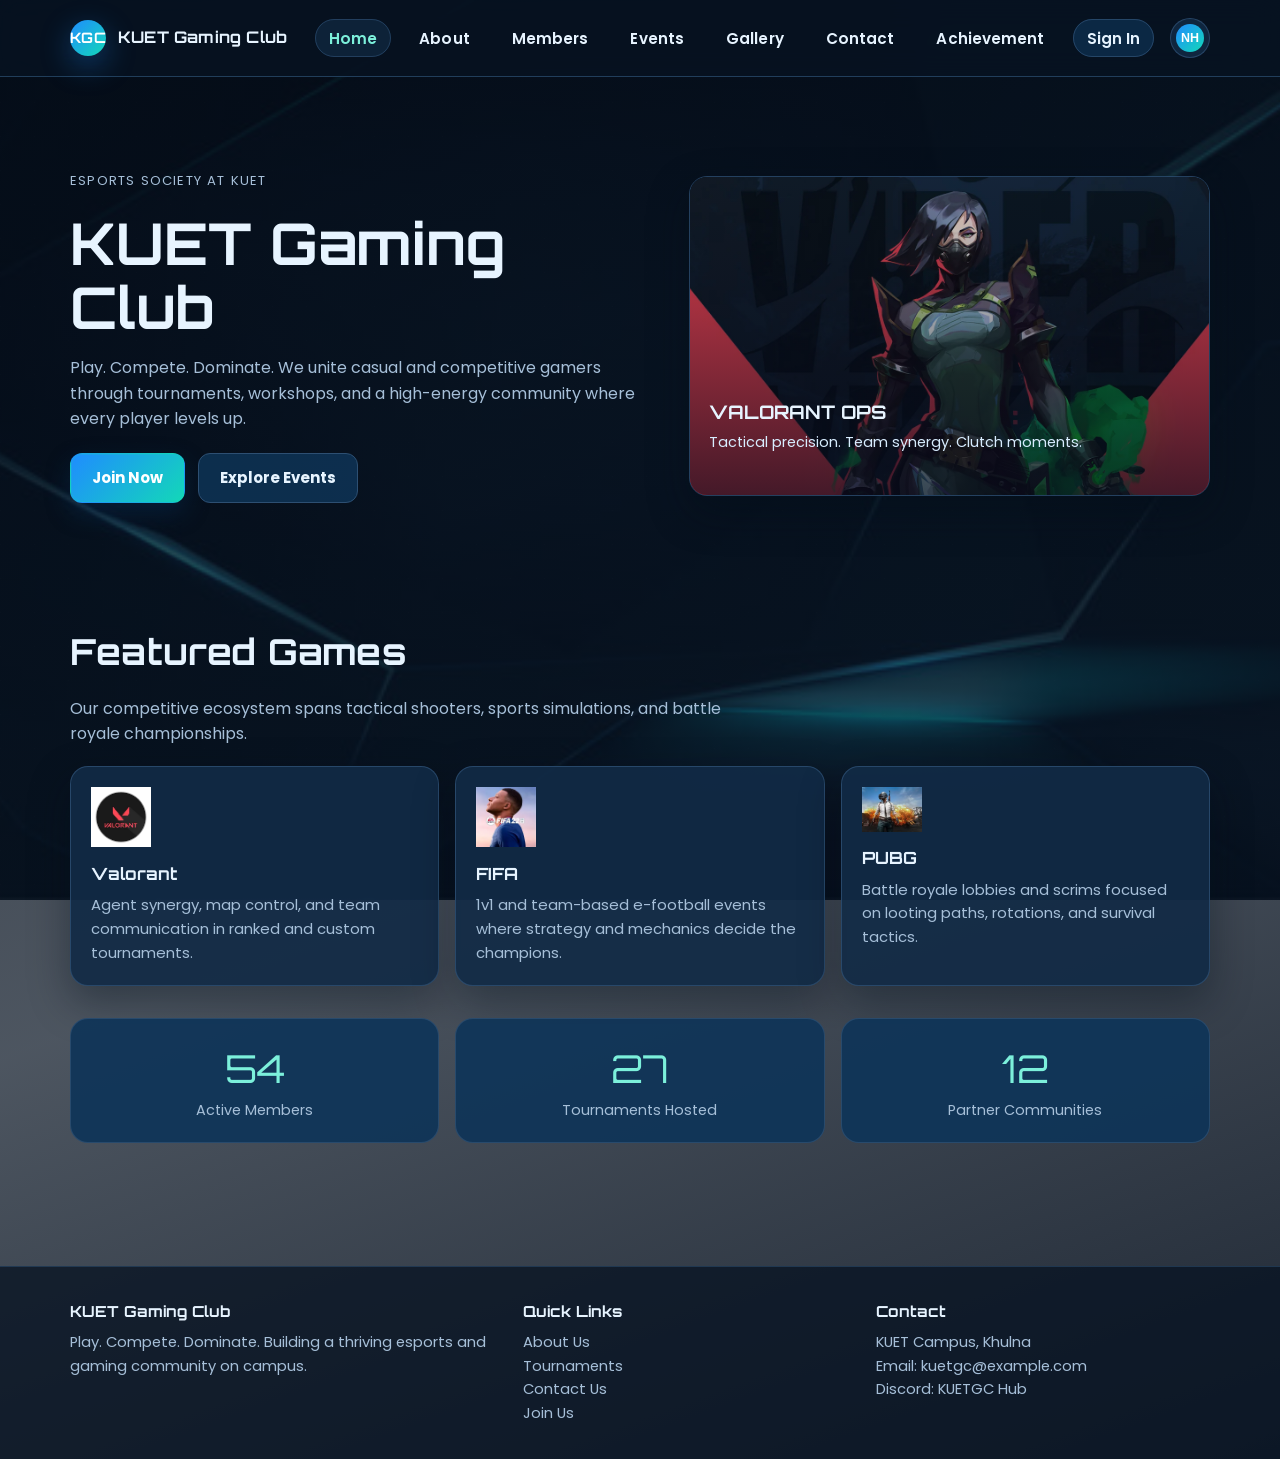
<file: index.html>
<!DOCTYPE html>
<html lang="en">
  <head>
    <meta charset="UTF-8" />
    <meta name="viewport" content="width=device-width, initial-scale=1.0" />
    <title>KUET Gaming Club | Home</title>
    <link rel="stylesheet" href="css/style.css" />
  </head>
  <body data-theme="dark" data-page="home">
    <div id="site-header"></div>

    <main>
      <section class="hero">
        <div class="container hero-grid">
          <div class="reveal">
            <p class="eyebrow">Esports Society at KUET</p>
            <h1>KUET Gaming Club</h1>
            <p>
              Play. Compete. Dominate. We unite casual and competitive gamers through tournaments,
              workshops, and a high-energy community where every player levels up.
            </p>
            <div class="hero-cta">
              <a href="signup.html" class="btn btn-primary neon">Join Now</a>
              <a href="events.html" class="btn btn-secondary">Explore Events</a>
            </div>
          </div>

          <div class="slider reveal" data-slider>
            <div class="slide active" style="background-image: url('assets/images/valorant1.jpg')">
              <div class="slide-content">
                <h3>VALORANT OPS</h3>
                <p>Tactical precision. Team synergy. Clutch moments.</p>
              </div>
            </div>
            <div class="slide" style="background-image: url('assets/images/fifa2.jpg')">
              <div class="slide-content">
                <h3>FIFA RIVAL ARENA</h3>
                <p>Fast feet, smart passes, and high-stakes finals.</p>
              </div>
            </div>
            <div class="slide" style="background-image: url('assets/images/pubg1.jpg')">
              <div class="slide-content">
                <h3>PUBG DROP ZONE</h3>
                <p>Squad up. Loot smart. Conquer the final circle.</p>
              </div>
            </div>
          </div>
        </div>
      </section>

      <section class="section">
        <div class="container">
          <h2 class="section-title reveal">Featured Games</h2>
          <p class="section-copy reveal">
            Our competitive ecosystem spans tactical shooters, sports simulations, and battle royale championships.
          </p>

          <div class="cards" style="margin-top: 1.2rem;">
            <article class="card reveal">
              <img src="assets/icons/valorant.jpg" alt="Valorant icon" class="game-icon" />
              <h3>Valorant</h3>
              <p>Agent synergy, map control, and team communication in ranked and custom tournaments.</p>
            </article>
            <article class="card reveal">
              <img src="assets/icons/fifa.jpg" alt="FIFA icon" class="game-icon" />
              <h3>FIFA</h3>
              <p>1v1 and team-based e-football events where strategy and mechanics decide the champions.</p>
            </article>
            <article class="card reveal">
              <img src="assets/icons/pubg.jpg" alt="PUBG icon" class="game-icon" />
              <h3>PUBG</h3>
              <p>Battle royale lobbies and scrims focused on looting paths, rotations, and survival tactics.</p>
            </article>
          </div>

          <div class="stats reveal">
            <article class="stat">
              <div class="stat-value" data-counter="180">0</div>
              <div class="stat-label">Active Members</div>
            </article>
            <article class="stat">
              <div class="stat-value" data-counter="32">0</div>
              <div class="stat-label">Tournaments Hosted</div>
            </article>
            <article class="stat">
              <div class="stat-value" data-counter="12">0</div>
              <div class="stat-label">Partner Communities</div>
            </article>
          </div>
        </div>
      </section>
    </main>

    <div id="site-footer"></div>

    <script src="js/components.js"></script>
    <script src="js/main.js"></script>
  </body>
</html>
</file>
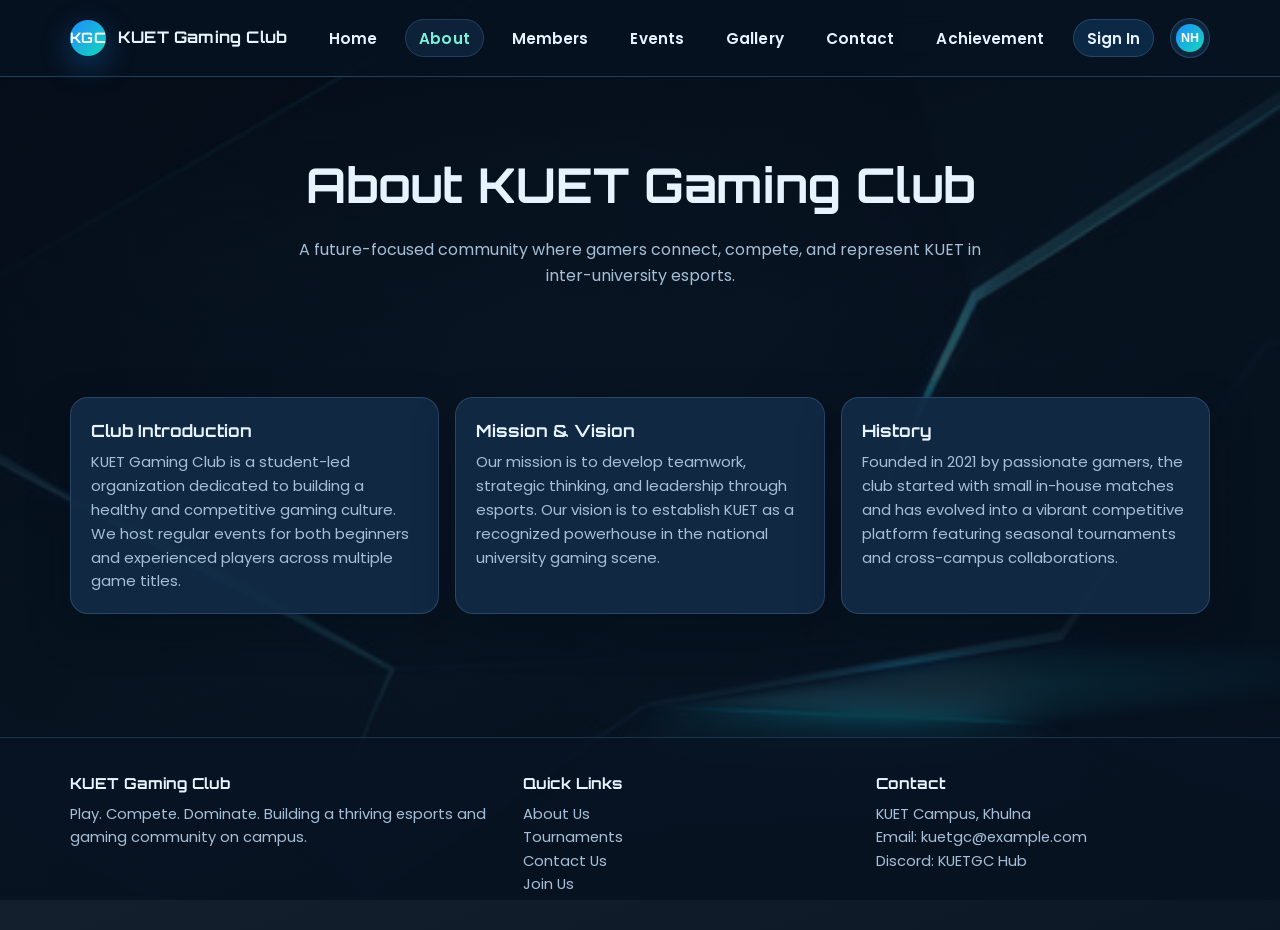
<file: about.html>
<!DOCTYPE html>
<html lang="en">
  <head>
    <meta charset="UTF-8" />
    <meta name="viewport" content="width=device-width, initial-scale=1.0" />
    <title>KUET Gaming Club | About</title>
    <link rel="stylesheet" href="css/style.css" />
  </head>
  <body data-theme="dark" data-page="about">
    <div id="site-header"></div>

    <main>
      <section class="page-hero container">
        <h1 class="reveal">About KUET Gaming Club</h1>
        <p class="reveal">
          A future-focused community where gamers connect, compete, and represent KUET in inter-university esports.
        </p>
      </section>

      <section class="section">
        <div class="container cards">
          <article class="card reveal">
            <h3>Club Introduction</h3>
            <p>
              KUET Gaming Club is a student-led organization dedicated to building a healthy and competitive gaming
              culture. We host regular events for both beginners and experienced players across multiple game titles.
            </p>
          </article>
          <article class="card reveal">
            <h3>Mission & Vision</h3>
            <p>
              Our mission is to develop teamwork, strategic thinking, and leadership through esports. Our vision is to
              establish KUET as a recognized powerhouse in the national university gaming scene.
            </p>
          </article>
          <article class="card reveal">
            <h3>History</h3>
            <p>
              Founded in 2021 by passionate gamers, the club started with small in-house matches and has evolved into
              a vibrant competitive platform featuring seasonal tournaments and cross-campus collaborations.
            </p>
          </article>
        </div>
      </section>
    </main>

    <div id="site-footer"></div>

    <script src="js/components.js"></script>
    <script src="js/main.js"></script>
  </body>
</html>
</file>
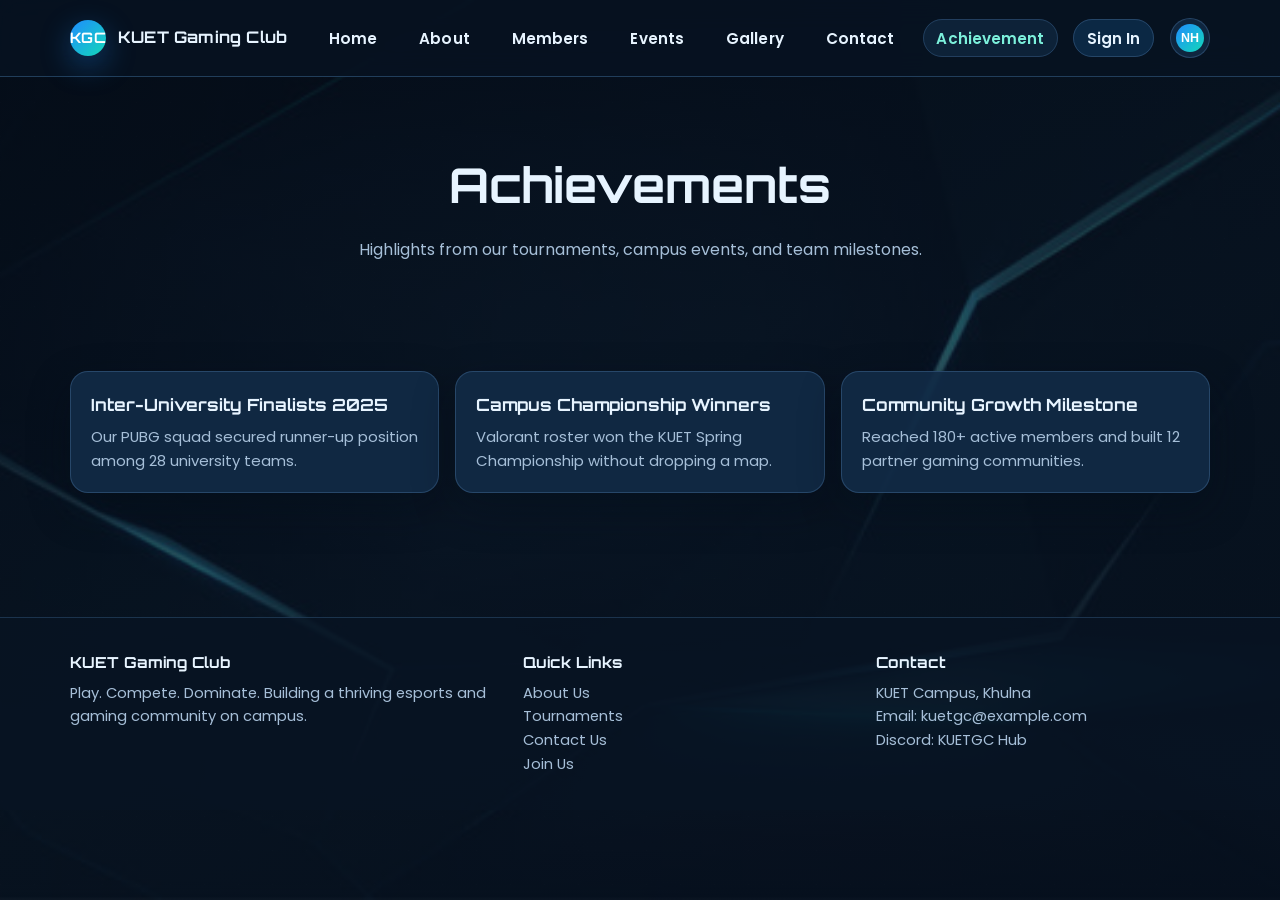
<file: achievements.html>
<!DOCTYPE html>
<html lang="en">
  <head>
    <meta charset="UTF-8" />
    <meta name="viewport" content="width=device-width, initial-scale=1.0" />
    <title>KUET Gaming Club | Achievements</title>
    <link rel="stylesheet" href="css/style.css" />
  </head>
  <body data-theme="dark" data-page="achievements">
    <div id="site-header"></div>

    <main>
      <section class="page-hero container">
        <h1 class="reveal">Achievements</h1>
        <p class="reveal">Highlights from our tournaments, campus events, and team milestones.</p>
      </section>

      <section class="section">
        <div class="container cards">
          <article class="card reveal">
            <h3>Inter-University Finalists 2025</h3>
            <p>Our PUBG squad secured runner-up position among 28 university teams.</p>
          </article>
          <article class="card reveal">
            <h3>Campus Championship Winners</h3>
            <p>Valorant roster won the KUET Spring Championship without dropping a map.</p>
          </article>
          <article class="card reveal">
            <h3>Community Growth Milestone</h3>
            <p>Reached 180+ active members and built 12 partner gaming communities.</p>
          </article>
        </div>
      </section>
    </main>

    <div id="site-footer"></div>

    <script src="js/components.js"></script>
    <script src="js/main.js"></script>
  </body>
</html>
</file>
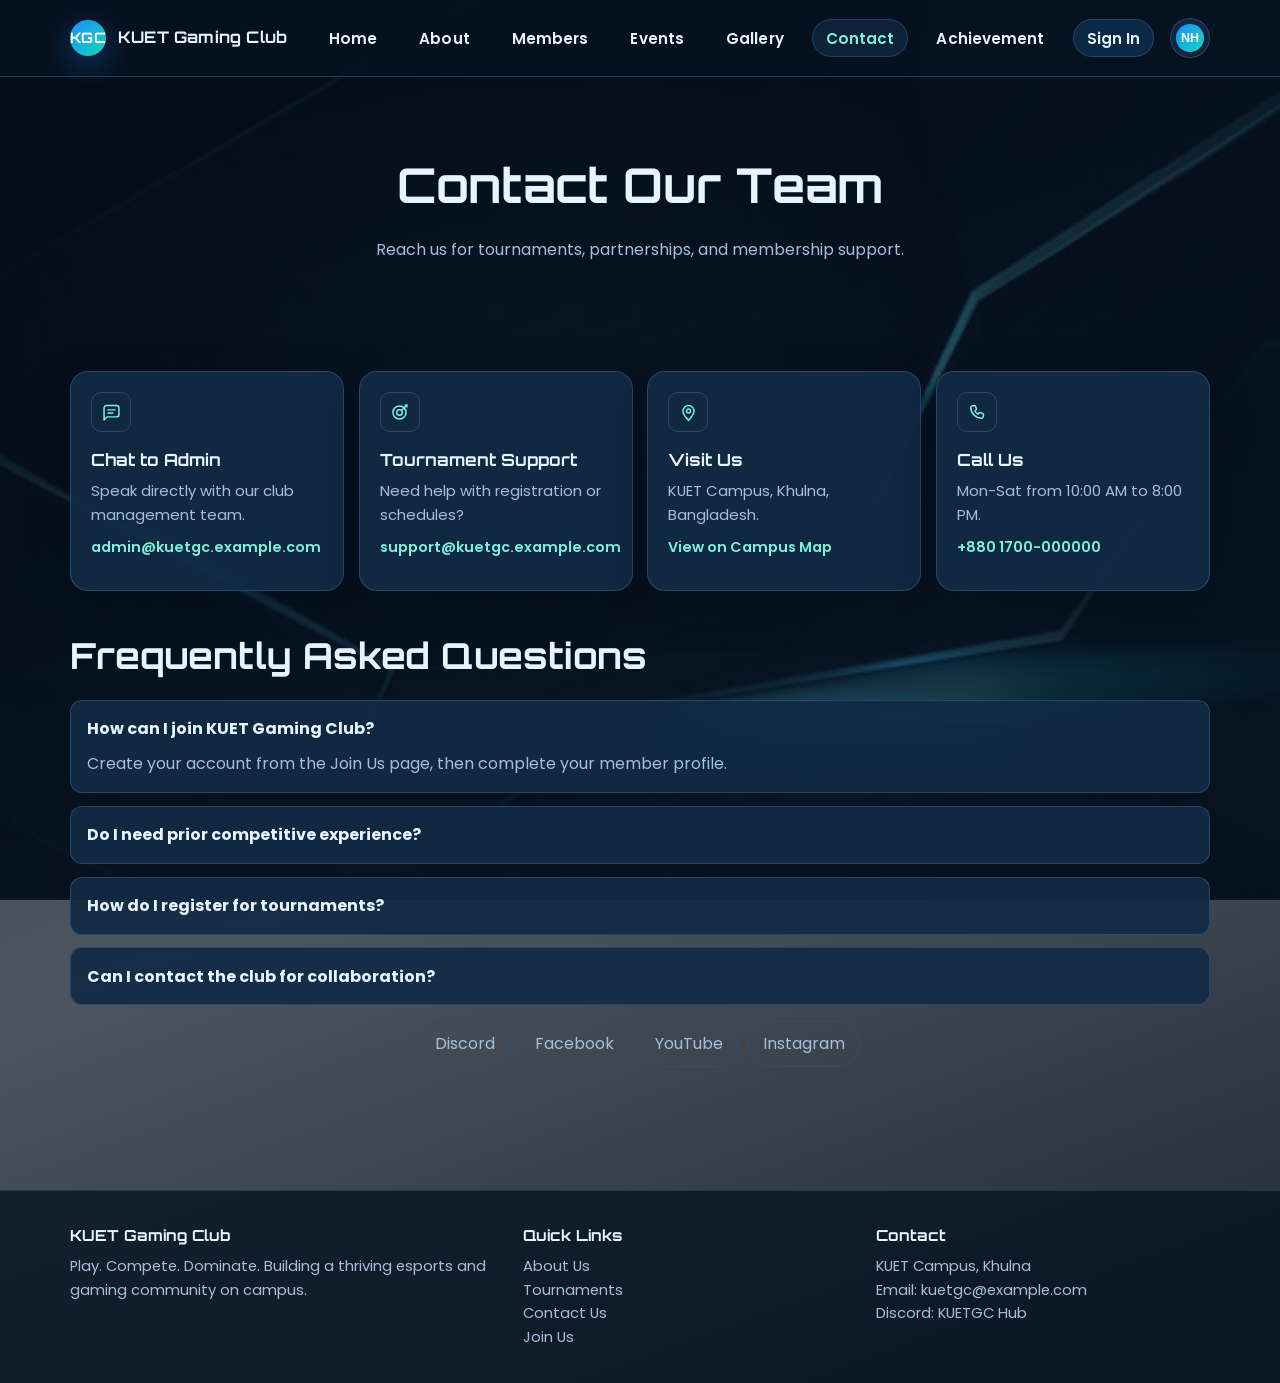
<file: contact.html>
<!DOCTYPE html>
<html lang="en">
  <head>
    <meta charset="UTF-8" />
    <meta name="viewport" content="width=device-width, initial-scale=1.0" />
    <title>KUET Gaming Club | Contact</title>
    <link rel="stylesheet" href="css/style.css" />
  </head>
  <body data-theme="dark" data-page="contact">
    <div id="site-header"></div>

    <main>
      <section class="page-hero container">
        <h1 class="reveal">Contact Our Team</h1>
        <p class="reveal">Reach us for tournaments, partnerships, and membership support.</p>
      </section>

      <section class="section">
        <div class="container">
          <div class="contact-grid">
            <article class="card contact-card reveal">
              <div class="contact-icon" aria-hidden="true">
                <svg viewBox="0 0 24 24" fill="none" xmlns="http://www.w3.org/2000/svg">
                  <path d="M6.2 17.8L3.5 20.5V6.8C3.5 5.25 4.75 4 6.3 4H17.7C19.25 4 20.5 5.25 20.5 6.8V14.2C20.5 15.75 19.25 17 17.7 17H7.4C6.96 17 6.53 17.18 6.2 17.5" stroke="currentColor" stroke-width="1.7" stroke-linecap="round" stroke-linejoin="round"/>
                  <path d="M8 9H16" stroke="currentColor" stroke-width="1.7" stroke-linecap="round"/>
                  <path d="M8 12.5H13.5" stroke="currentColor" stroke-width="1.7" stroke-linecap="round"/>
                </svg>
              </div>
              <h3>Chat to Admin</h3>
              <p>Speak directly with our club management team.</p>
              <a href="mailto:admin@kuetgc.example.com">admin@kuetgc.example.com</a>
            </article>
            <article class="card contact-card reveal">
              <div class="contact-icon" aria-hidden="true">
                <svg viewBox="0 0 24 24" fill="none" xmlns="http://www.w3.org/2000/svg">
                  <circle cx="12" cy="12" r="7.5" stroke="currentColor" stroke-width="1.7"/>
                  <circle cx="12" cy="12" r="3.2" stroke="currentColor" stroke-width="1.7"/>
                  <path d="M14.5 9.5L20.5 3.5" stroke="currentColor" stroke-width="1.7" stroke-linecap="round"/>
                  <path d="M18.4 3.6H20.4V5.6" stroke="currentColor" stroke-width="1.7" stroke-linecap="round" stroke-linejoin="round"/>
                </svg>
              </div>
              <h3>Tournament Support</h3>
              <p>Need help with registration or schedules?</p>
              <a href="mailto:support@kuetgc.example.com">support@kuetgc.example.com</a>
            </article>
            <article class="card contact-card reveal">
              <div class="contact-icon" aria-hidden="true">
                <svg viewBox="0 0 24 24" fill="none" xmlns="http://www.w3.org/2000/svg">
                  <path d="M12 21C15.8 16.9 18.3 13.9 18.3 10.5C18.3 6.9 15.6 4 12 4C8.4 4 5.7 6.9 5.7 10.5C5.7 13.9 8.2 16.9 12 21Z" stroke="currentColor" stroke-width="1.7" stroke-linejoin="round"/>
                  <circle cx="12" cy="10.3" r="2.3" stroke="currentColor" stroke-width="1.7"/>
                </svg>
              </div>
              <h3>Visit Us</h3>
              <p>KUET Campus, Khulna, Bangladesh.</p>
              <a href="#">View on Campus Map</a>
            </article>
            <article class="card contact-card reveal">
              <div class="contact-icon" aria-hidden="true">
                <svg viewBox="0 0 24 24" fill="none" xmlns="http://www.w3.org/2000/svg">
                  <path d="M6.7 4.5L9.2 4C9.8 3.88 10.4 4.18 10.66 4.74L11.85 7.35C12.08 7.86 11.98 8.46 11.58 8.87L10.16 10.31C11 11.93 12.08 13 13.7 13.84L15.13 12.42C15.54 12.01 16.14 11.91 16.65 12.14L19.26 13.33C19.82 13.59 20.12 14.2 20 14.8L19.5 17.3C19.35 18.05 18.69 18.6 17.93 18.58C10.88 18.41 5.59 13.12 5.42 6.07C5.4 5.31 5.95 4.65 6.7 4.5Z" stroke="currentColor" stroke-width="1.7" stroke-linecap="round" stroke-linejoin="round"/>
                </svg>
              </div>
              <h3>Call Us</h3>
              <p>Mon-Sat from 10:00 AM to 8:00 PM.</p>
              <a href="tel:+8801700000000">+880 1700-000000</a>
            </article>
          </div>

          <section class="faq-block reveal" aria-labelledby="faq-title">
            <h2 id="faq-title" class="section-title">Frequently Asked Questions</h2>
            <div class="faq-list">
              <details class="faq-item" open>
                <summary>How can I join KUET Gaming Club?</summary>
                <p>Create your account from the Join Us page, then complete your member profile.</p>
              </details>
              <details class="faq-item">
                <summary>Do I need prior competitive experience?</summary>
                <p>No. We support beginners, intermediate players, and competitive teams.</p>
              </details>
              <details class="faq-item">
                <summary>How do I register for tournaments?</summary>
                <p>Go to Events, pick a tournament, and follow the registration instructions.</p>
              </details>
              <details class="faq-item">
                <summary>Can I contact the club for collaboration?</summary>
                <p>Yes, send collaboration requests to admin@kuetgc.example.com with details.</p>
              </details>
            </div>
          </section>

          <div class="socials reveal">
            <a class="social-link" href="#" aria-label="Discord">Discord</a>
            <a class="social-link" href="#" aria-label="Facebook">Facebook</a>
            <a class="social-link" href="#" aria-label="YouTube">YouTube</a>
            <a class="social-link" href="#" aria-label="Instagram">Instagram</a>
          </div>
        </div>
      </section>
    </main>

    <div id="site-footer"></div>

    <script src="js/components.js"></script>
    <script src="js/main.js"></script>
  </body>
</html>
</file>
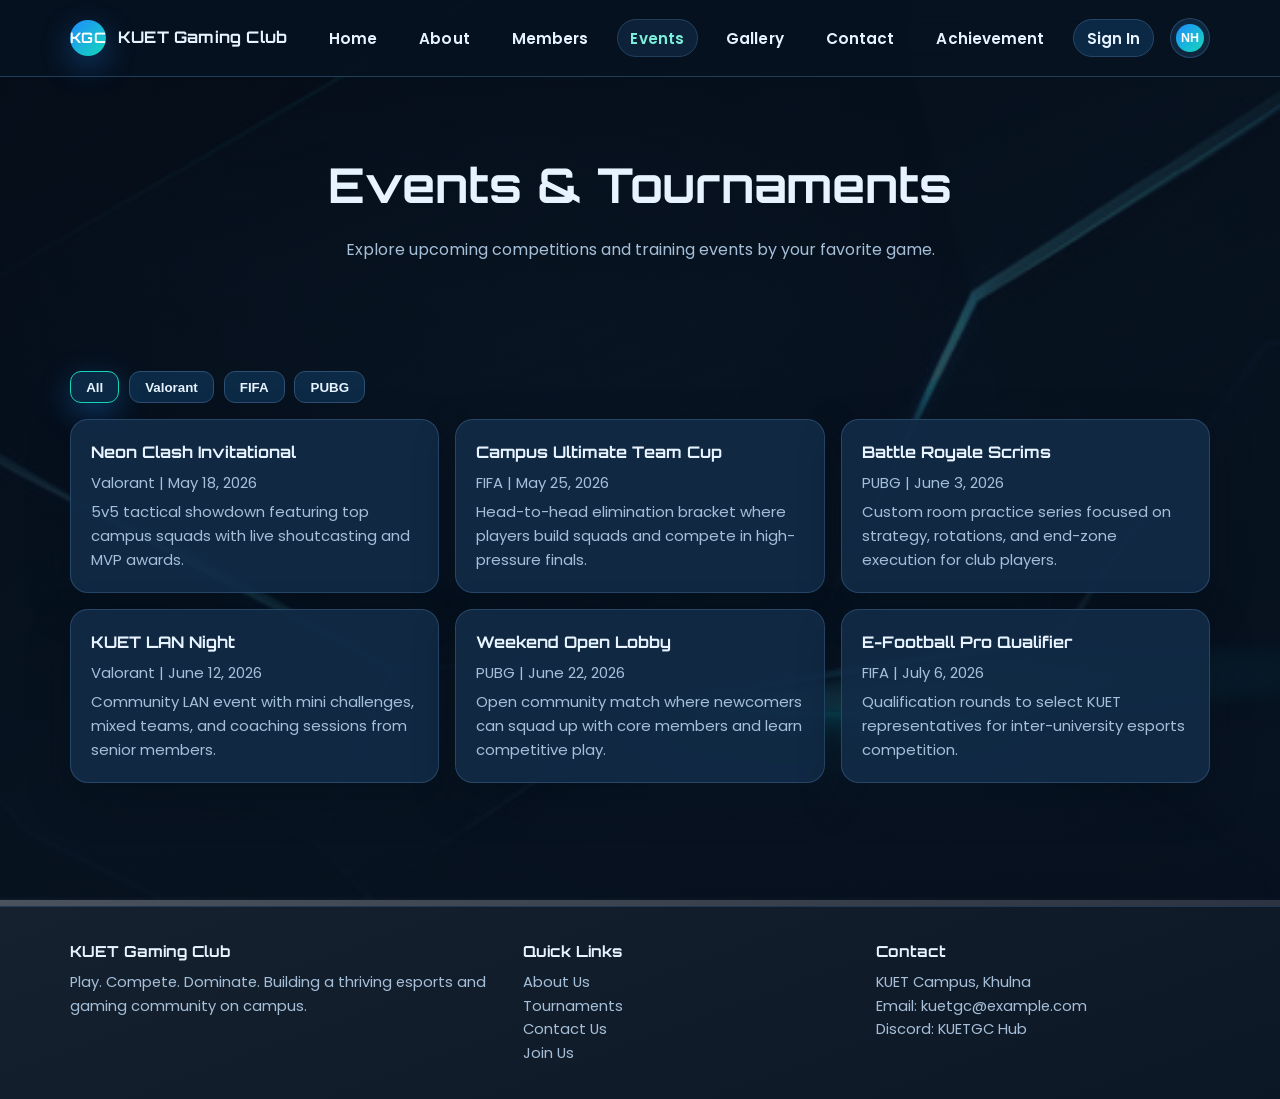
<file: events.html>
<!DOCTYPE html>
<html lang="en">
  <head>
    <meta charset="UTF-8" />
    <meta name="viewport" content="width=device-width, initial-scale=1.0" />
    <title>KUET Gaming Club | Events</title>
    <link rel="stylesheet" href="css/style.css" />
  </head>
  <body data-theme="dark" data-page="events">
    <div id="site-header"></div>

    <main>
      <section class="page-hero container">
        <h1 class="reveal">Events & Tournaments</h1>
        <p class="reveal">Explore upcoming competitions and training events by your favorite game.</p>
      </section>

      <section class="section">
        <div class="container">
          <div id="event-filters" class="filter-bar reveal"></div>
          <div id="events-list" class="cards"></div>
        </div>
      </section>
    </main>

    <div id="site-footer"></div>

    <script src="js/components.js"></script>
    <script src="js/main.js"></script>
    <script src="js/events.js"></script>
  </body>
</html>
</file>
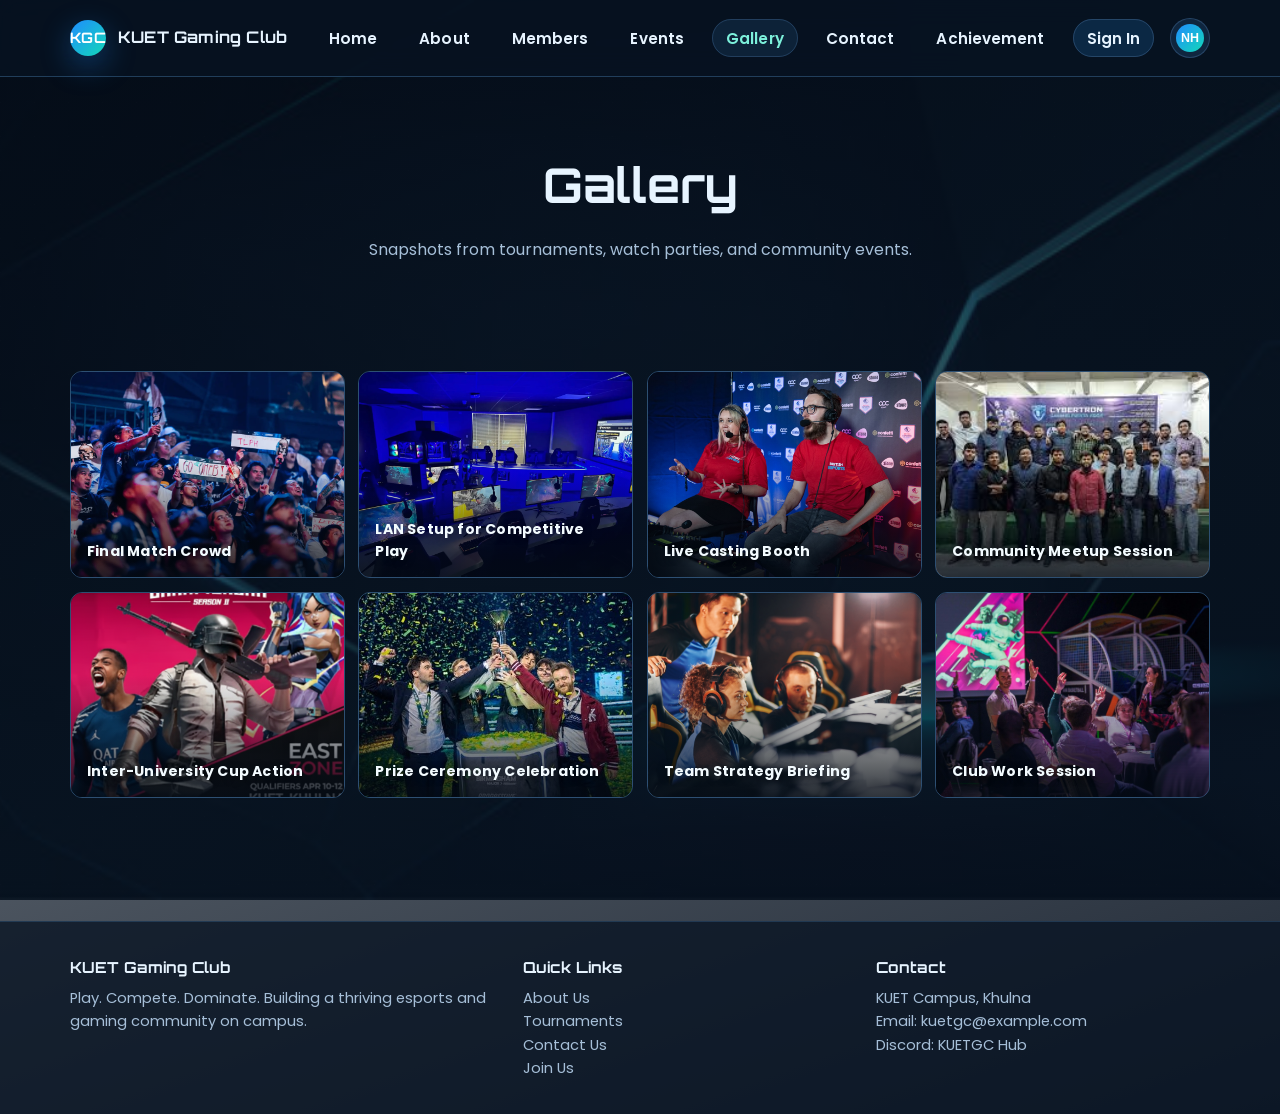
<file: gallery.html>
<!DOCTYPE html>
<html lang="en">
  <head>
    <meta charset="UTF-8" />
    <meta name="viewport" content="width=device-width, initial-scale=1.0" />
    <title>KUET Gaming Club | Gallery</title>
    <link rel="stylesheet" href="css/style.css" />
  </head>
  <body data-theme="dark" data-page="gallery">
    <div id="site-header"></div>

    <main>
      <section class="page-hero container">
        <h1 class="reveal">Gallery</h1>
        <p class="reveal">Snapshots from tournaments, watch parties, and community events.</p>
      </section>

      <section class="section">
        <div class="container gallery-grid">
          <figure class="gallery-item reveal">
            <img src="assets/images/finalmathcrowd.jpg" alt="Final match crowd" />
            <figcaption class="gallery-caption">Final Match Crowd</figcaption>
          </figure>
          <figure class="gallery-item reveal">
            <img src="assets/images/lansetp.jpg" alt="LAN setup" />
            <figcaption class="gallery-caption">LAN Setup for Competitive Play</figcaption>
          </figure>
          <figure class="gallery-item reveal">
            <img src="assets/images/casting%20booth.jpg" alt="Casting booth" />
            <figcaption class="gallery-caption">Live Casting Booth</figcaption>
          </figure>
          <figure class="gallery-item reveal">
            <img src="assets/images/communitymeetup.jpg" alt="Community meetup" />
            <figcaption class="gallery-caption">Community Meetup Session</figcaption>
          </figure>
          <figure class="gallery-item reveal">
            <img src="assets/images/inter-university%20cup.jpg" alt="Inter-university cup" />
            <figcaption class="gallery-caption">Inter-University Cup Action</figcaption>
          </figure>
          <figure class="gallery-item reveal">
            <img src="assets/images/prize%20ceremony.jpg" alt="Prize ceremony" />
            <figcaption class="gallery-caption">Prize Ceremony Celebration</figcaption>
          </figure>
          <figure class="gallery-item reveal">
            <img src="assets/images/team%20strategy%20brief.webp" alt="Team strategy brief" />
            <figcaption class="gallery-caption">Team Strategy Briefing</figcaption>
          </figure>
          <figure class="gallery-item reveal">
            <img src="assets/images/worksession.jpg" alt="Work session" />
            <figcaption class="gallery-caption">Club Work Session</figcaption>
          </figure>
        </div>
      </section>
    </main>

    <div id="site-footer"></div>

    <script src="js/components.js"></script>
    <script src="js/main.js"></script>
  </body>
</html>
</file>
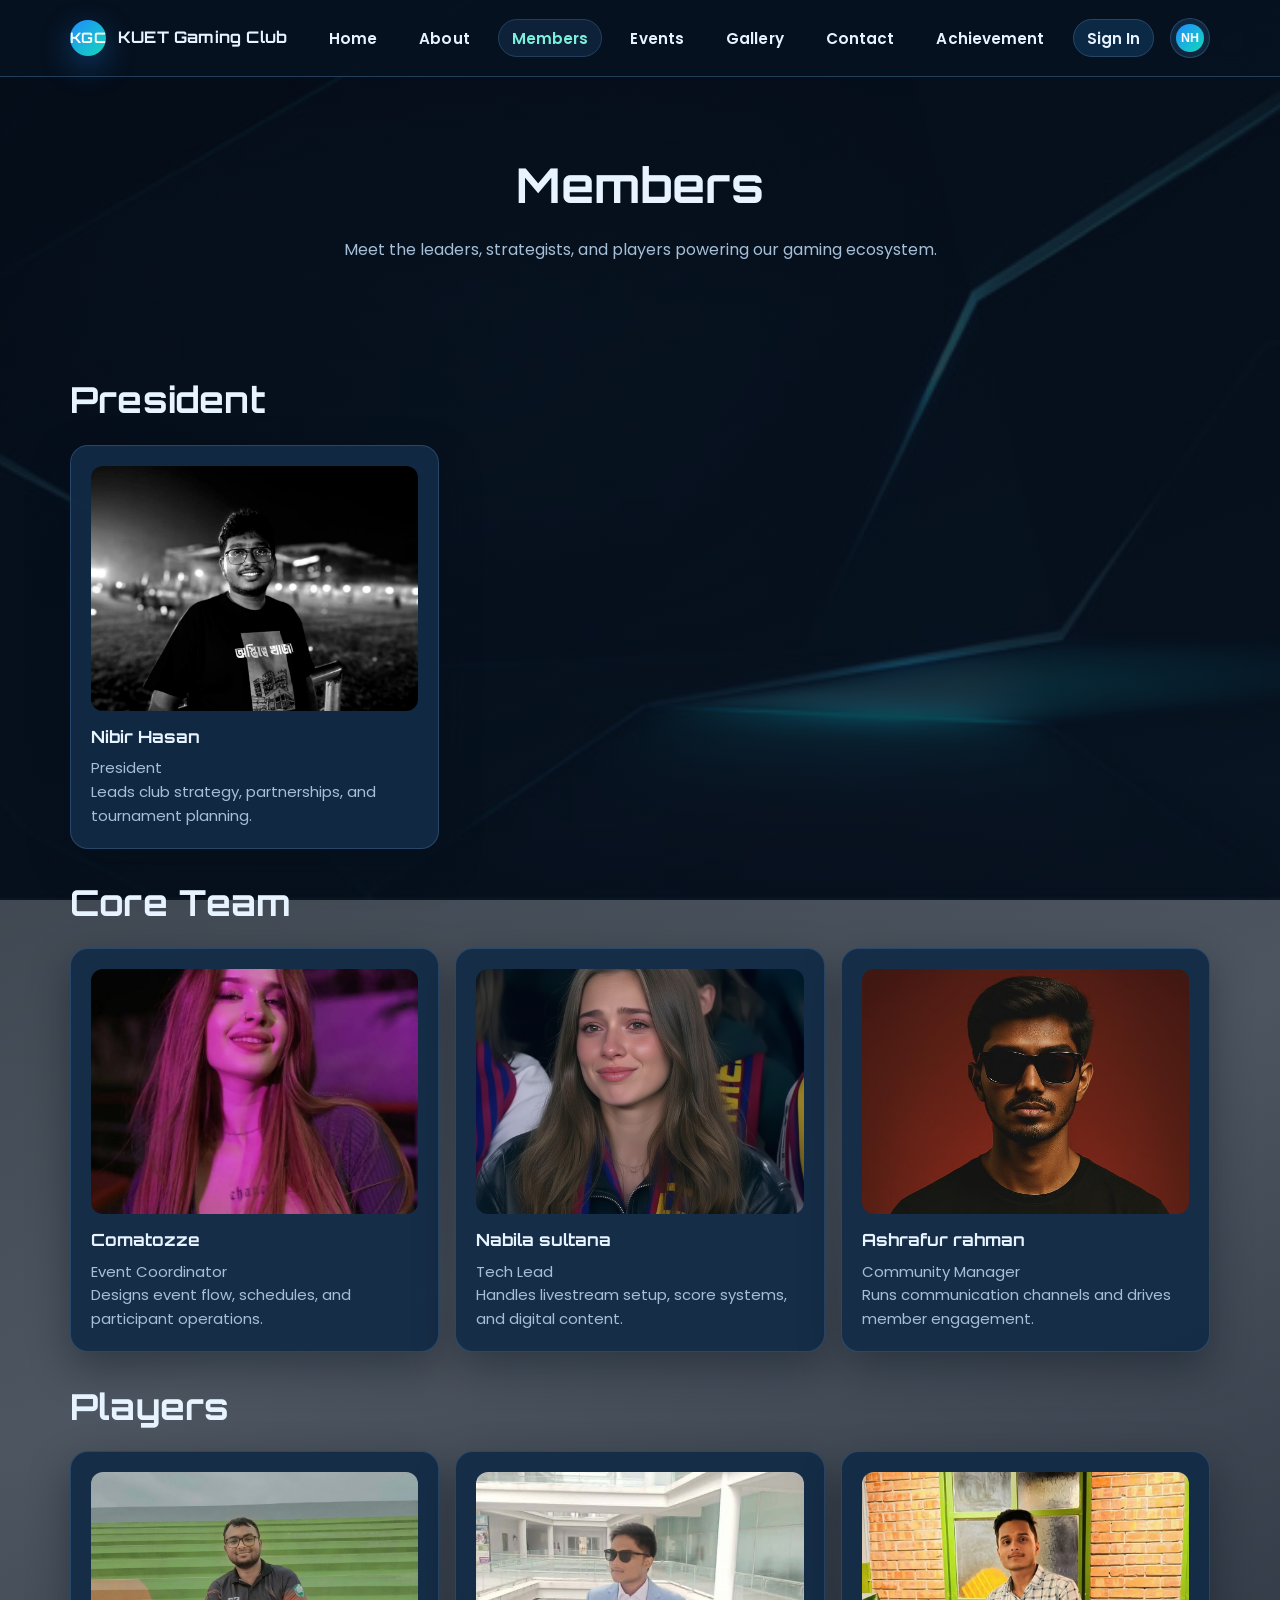
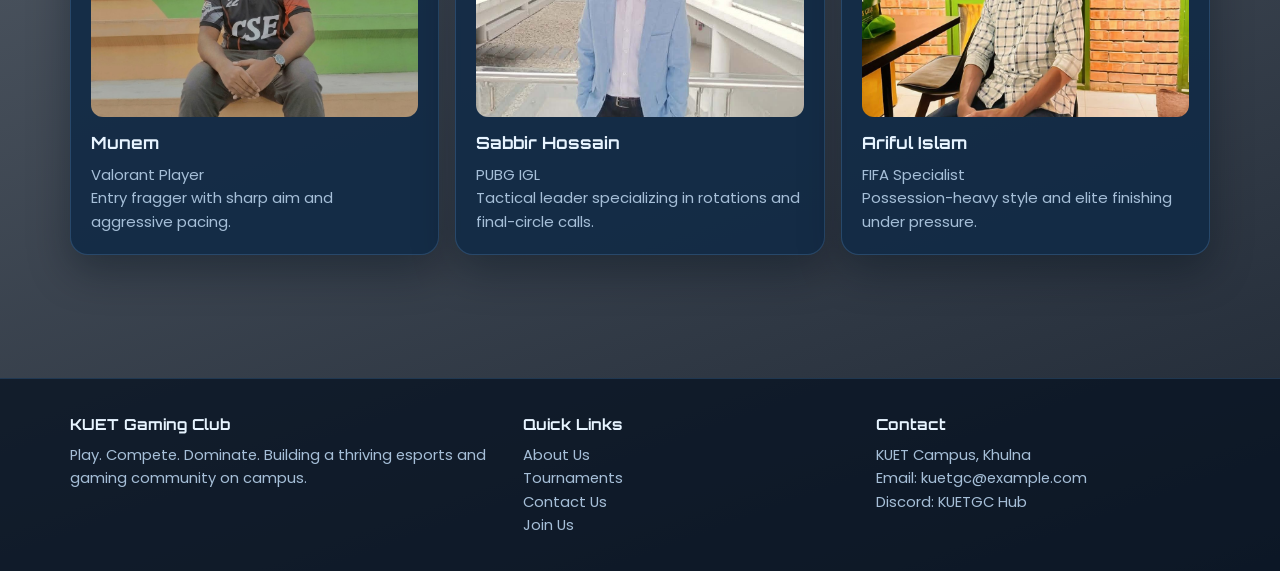
<file: members.html>
<!DOCTYPE html>
<html lang="en">
  <head>
    <meta charset="UTF-8" />
    <meta name="viewport" content="width=device-width, initial-scale=1.0" />
    <title>KUET Gaming Club | Members</title>
    <link rel="stylesheet" href="css/style.css" />
  </head>
  <body data-theme="dark" data-page="members">
    <div id="site-header"></div>

    <main>
      <section class="page-hero container">
        <h1 class="reveal">Members</h1>
        <p class="reveal">Meet the leaders, strategists, and players powering our gaming ecosystem.</p>
      </section>

      <section class="section">
        <div class="container">
          <h2 class="section-title reveal">President</h2>
          <div class="cards" style="margin-bottom: 1.6rem;">
            <article class="card member-card reveal">
              <div class="member-media">
                <img src="assets/images/me.jpg.jpeg" alt="President portrait" />
              </div>
              <h3>Nibir Hasan</h3>
              <p class="member-role">President</p>
              <p>Leads club strategy, partnerships, and tournament planning.</p>
            </article>
          </div>

          <h2 class="section-title reveal">Core Team</h2>
          <div class="cards" style="margin-bottom: 1.6rem;">
            <article class="card member-card reveal">
              <div class="member-media">
                <img src="assets/images/coma2.jpg" alt="Core team member" />
              </div>
              <h3>Comatozze</h3>
              <p class="member-role">Event Coordinator</p>
              <p>Designs event flow, schedules, and participant operations.</p>
            </article>
            <article class="card member-card reveal">
              <div class="member-media">
                <img src="assets/images/barc1.png" alt="Core team member" />
              </div>
              <h3>Nabila sultana</h3>
              <p class="member-role">Tech Lead</p>
              <p>Handles livestream setup, score systems, and digital content.</p>
            </article>
            <article class="card member-card reveal">
              <div class="member-media">
                <img src="assets/images/nihad.png" alt="Core team member" />
              </div>
              <h3>Ashrafur rahman</h3>
              <p class="member-role">Community Manager</p>
              <p>Runs communication channels and drives member engagement.</p>
            </article>
          </div>

          <h2 class="section-title reveal">Players</h2>
          <div class="cards">
            <article class="card member-card reveal">
              <div class="member-media">
                <img src="assets/images/nigay.jpg" alt="Player portrait" />
              </div>
              <h3>Munem</h3>
              <p class="member-role">Valorant Player</p>
              <p>Entry fragger with sharp aim and aggressive pacing.</p>
            </article>
            <article class="card member-card reveal">
              <div class="member-media">
                <img src="assets/images/sabbirpubg.jpg" alt="Player portrait" />
              </div>
              <h3>Sabbir Hossain</h3>
              <p class="member-role">PUBG IGL</p>
              <p>Tactical leader specializing in rotations and final-circle calls.</p>
            </article>
            <article class="card member-card reveal">
              <div class="member-media">
                <img src="assets/images/arif.jpg" alt="Player portrait" />
              </div>
              <h3>Ariful Islam</h3>
              <p class="member-role">FIFA Specialist</p>
              <p>Possession-heavy style and elite finishing under pressure.</p>
            </article>
          </div>
        </div>
      </section>
    </main>

    <div id="site-footer"></div>

    <script src="js/components.js"></script>
    <script src="js/main.js"></script>
  </body>
</html>
</file>
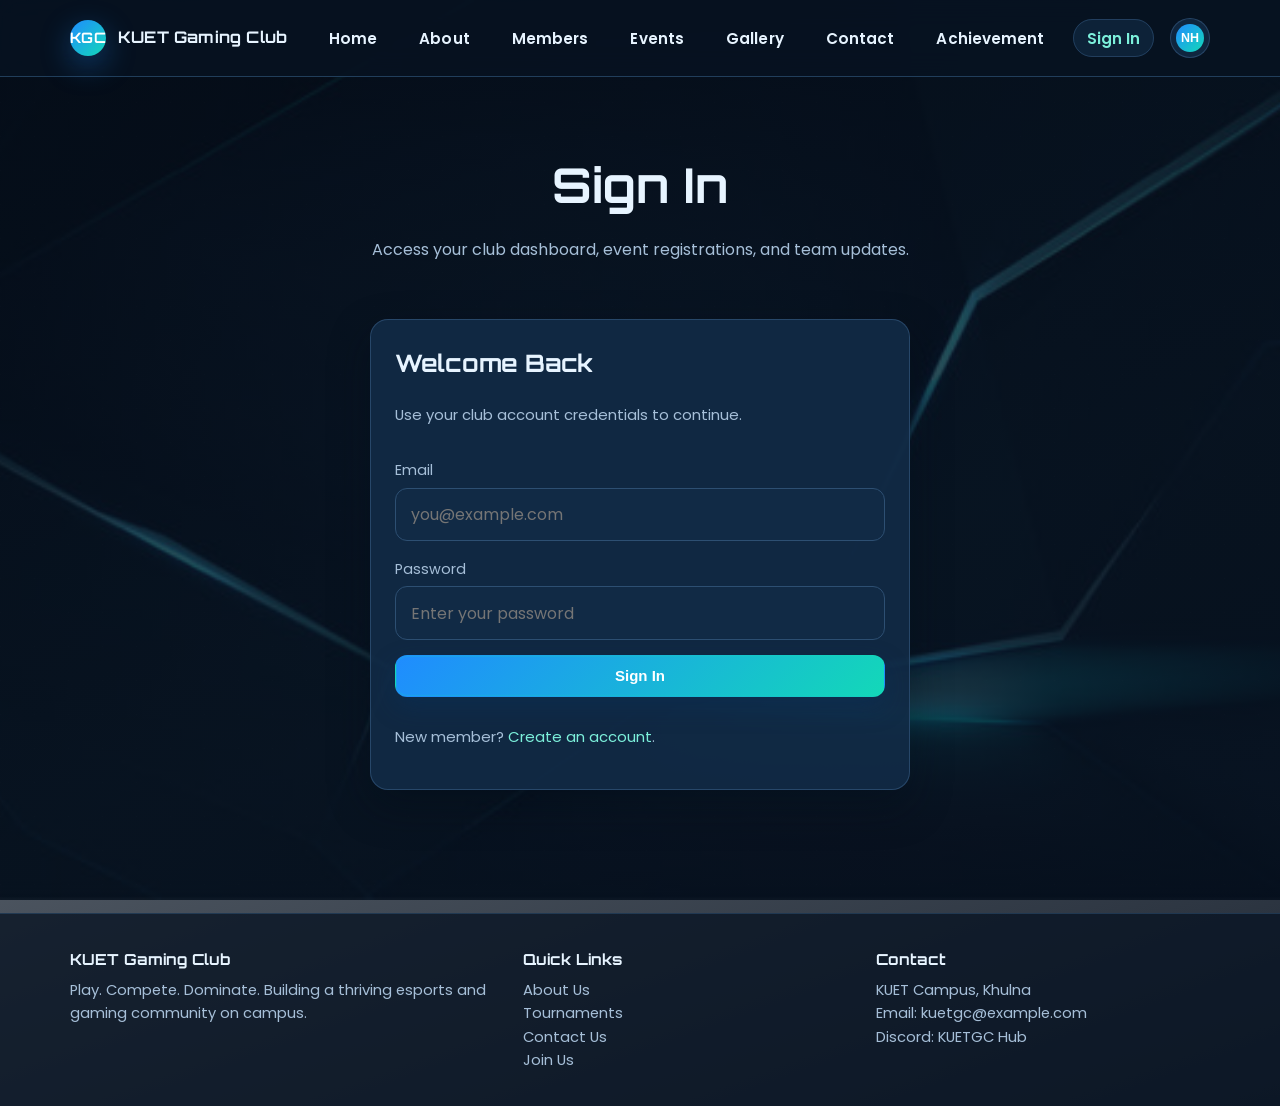
<file: signin.html>
<!DOCTYPE html>
<html lang="en">
  <head>
    <meta charset="UTF-8" />
    <meta name="viewport" content="width=device-width, initial-scale=1.0" />
    <title>KUET Gaming Club | Sign In</title>
    <link rel="stylesheet" href="css/style.css" />
  </head>
  <body data-theme="dark" data-page="signin">
    <div id="site-header"></div>

    <main>
      <section class="page-hero container">
        <h1 class="reveal">Sign In</h1>
        <p class="reveal">Access your club dashboard, event registrations, and team updates.</p>
      </section>

      <section class="section" style="padding-top: 1.2rem;">
        <div class="container auth-shell">
          <form class="form card auth-card reveal" novalidate>
            <h2>Welcome Back</h2>
            <p>Use your club account credentials to continue.</p>
            <div>
              <label for="signin-email">Email</label>
              <input class="input" id="signin-email" name="email" type="email" placeholder="you@example.com" />
            </div>
            <div>
              <label for="signin-password">Password</label>
              <input class="input" id="signin-password" name="password" type="password" placeholder="Enter your password" />
            </div>
            <button class="btn btn-primary neon" type="submit">Sign In</button>
            <p class="auth-helper">New member? <a href="signup.html">Create an account</a>.</p>
          </form>
        </div>
      </section>
    </main>

    <div id="site-footer"></div>

    <script src="js/components.js"></script>
    <script src="js/main.js"></script>
  </body>
</html>
</file>
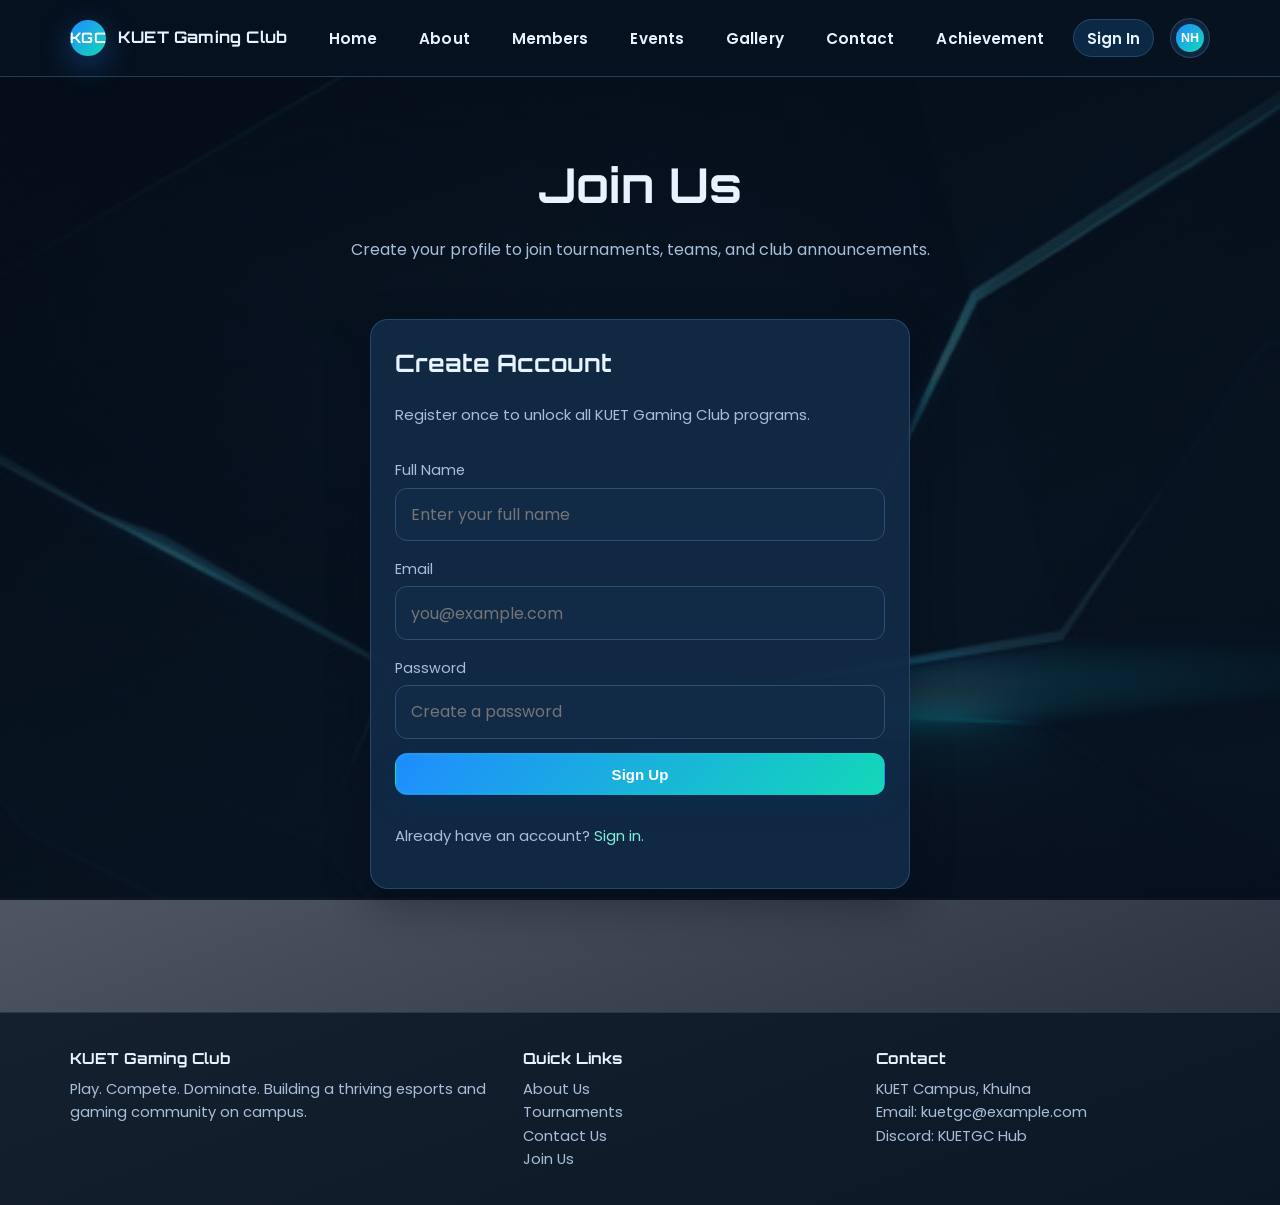
<file: signup.html>
<!DOCTYPE html>
<html lang="en">
  <head>
    <meta charset="UTF-8" />
    <meta name="viewport" content="width=device-width, initial-scale=1.0" />
    <title>KUET Gaming Club | Join Us</title>
    <link rel="stylesheet" href="css/style.css" />
  </head>
  <body data-theme="dark" data-page="signup">
    <div id="site-header"></div>

    <main>
      <section class="page-hero container">
        <h1 class="reveal">Join Us</h1>
        <p class="reveal">Create your profile to join tournaments, teams, and club announcements.</p>
      </section>

      <section class="section" style="padding-top: 1.2rem;">
        <div class="container auth-shell">
          <form class="form card auth-card reveal" novalidate>
            <h2>Create Account</h2>
            <p>Register once to unlock all KUET Gaming Club programs.</p>
            <div>
              <label for="signup-name">Full Name</label>
              <input class="input" id="signup-name" name="name" type="text" placeholder="Enter your full name" />
            </div>
            <div>
              <label for="signup-email">Email</label>
              <input class="input" id="signup-email" name="email" type="email" placeholder="you@example.com" />
            </div>
            <div>
              <label for="signup-password">Password</label>
              <input class="input" id="signup-password" name="password" type="password" placeholder="Create a password" />
            </div>
            <button class="btn btn-primary neon" type="submit">Sign Up</button>
            <p class="auth-helper">Already have an account? <a href="signin.html">Sign in</a>.</p>
          </form>
        </div>
      </section>
    </main>

    <div id="site-footer"></div>

    <script src="js/components.js"></script>
    <script src="js/main.js"></script>
  </body>
</html>
</file>
<file: css/style.css>
@import url('https://fonts.googleapis.com/css2?family=Orbitron:wght@500;700;800&family=Poppins:wght@300;400;500;600;700&display=swap');

:root {
  --bg: #081423;
  --bg-soft: #0d2238;
  --surface: #122b46;
  --surface-alt: #0f3558;
  --text: #e7f4ff;
  --text-muted: #a6bfd8;
  --primary: #1f8cff;
  --primary-soft: #63adff;
  --accent: #13d8b8;
  --accent-soft: #7cf0db;
  --danger: #ff6b79;
  --border: #2d4f72;
  --glow: 0 10px 30px rgba(31, 140, 255, 0.35);
  --radius: 18px;
  --shadow: 0 16px 40px rgba(2, 12, 24, 0.38);
}

* {
  box-sizing: border-box;
  margin: 0;
  padding: 0;
}

html {
  scroll-behavior: smooth;
}

body {
  font-family: 'Poppins', sans-serif;
  background:
    linear-gradient(160deg, rgba(4, 12, 24, 0.84), rgba(8, 20, 35, 0.72) 55%, rgba(6, 16, 30, 0.9)),
    url('../assets/images/bg.jpg') center center / cover no-repeat fixed;
  color: var(--text);
  min-height: 100vh;
  line-height: 1.6;
}

body::before {
  content: '';
  position: fixed;
  inset: 0;
  pointer-events: none;
  background-image: linear-gradient(rgba(255, 255, 255, 0.03) 1px, transparent 1px),
    linear-gradient(90deg, rgba(255, 255, 255, 0.03) 1px, transparent 1px);
  background-size: 34px 34px;
  opacity: 0.22;
  z-index: -1;
}

a {
  color: inherit;
  text-decoration: none;
}

img {
  width: 100%;
  display: block;
}

.container {
  width: min(1140px, 92%);
  margin: 0 auto;
}

.section {
  padding: 4.5rem 0;
}

.section-title {
  font-family: 'Orbitron', sans-serif;
  font-size: clamp(1.5rem, 2.8vw, 2.3rem);
  letter-spacing: 0.2px;
  margin-bottom: 1rem;
}

.section-copy {
  color: var(--text-muted);
  max-width: 700px;
}

.site-header {
  position: sticky;
  top: 0;
  z-index: 120;
  backdrop-filter: blur(14px);
  background: color-mix(in srgb, var(--bg) 74%, transparent);
  border-bottom: 1px solid color-mix(in srgb, var(--border) 72%, transparent);
}

.nav {
  display: flex;
  align-items: center;
  justify-content: flex-start;
  min-height: 76px;
  gap: 1rem;
}

.brand {
  display: flex;
  align-items: center;
  gap: 0.75rem;
  font-family: 'Orbitron', sans-serif;
  font-weight: 700;
  letter-spacing: 0.2px;
}

.brand-logo {
  width: 36px;
  height: 36px;
  border-radius: 50%;
  display: grid;
  place-items: center;
  color: #fff;
  background: linear-gradient(135deg, var(--primary), var(--accent));
  box-shadow: var(--glow);
  font-size: 0.9rem;
}

.nav-links {
  display: flex;
  list-style: none;
  align-items: center;
  gap: 0.9rem;
  margin-left: auto;
}

.nav-link {
  color: var(--text);
  font-size: 0.95rem;
  font-weight: 600;
  letter-spacing: 0.1px;
  border-radius: 999px;
  padding: 0.48rem 0.8rem;
  border: 1px solid transparent;
  transition: color 0.25s ease, border-color 0.25s ease, background 0.25s ease;
}

.nav-link:hover,
.nav-link.active {
  color: var(--accent-soft);
  background: color-mix(in srgb, var(--surface) 65%, transparent);
  border-color: color-mix(in srgb, var(--border) 65%, transparent);
}

.nav-auth-link {
  border-color: color-mix(in srgb, var(--border) 78%, transparent);
  background: color-mix(in srgb, var(--surface-alt) 65%, transparent);
}

.nav-auth-primary {
  background: linear-gradient(135deg, var(--primary), var(--accent));
  color: #fff;
  border-color: transparent;
  box-shadow: 0 8px 18px rgba(10, 88, 171, 0.35);
}

.nav-auth-primary:hover,
.nav-auth-primary.active {
  color: #fff;
  border-color: transparent;
  background: linear-gradient(135deg, var(--primary-soft), var(--accent));
}

.nav-controls {
  display: flex;
  align-items: center;
  gap: 0.55rem;
  position: relative;
}

.profile-wrap {
  position: relative;
}

.profile-btn {
  border: 1px solid color-mix(in srgb, var(--border) 78%, transparent);
  background: color-mix(in srgb, var(--surface) 84%, transparent);
  border-radius: 999px;
  width: 40px;
  height: 40px;
  display: grid;
  place-items: center;
  cursor: pointer;
  transition: transform 0.25s ease, border-color 0.25s ease;
}

.profile-btn:hover {
  transform: translateY(-1px);
  border-color: var(--accent);
}

.profile-sticker,
.profile-avatar {
  width: 28px;
  height: 28px;
  border-radius: 50%;
  display: grid;
  place-items: center;
  font-weight: 800;
  font-size: 0.78rem;
  color: #fff;
  background: linear-gradient(135deg, var(--primary), var(--accent));
}

.profile-menu {
  position: absolute;
  right: 0;
  top: calc(100% + 0.5rem);
  width: 260px;
  padding: 0.9rem;
  border-radius: 14px;
  border: 1px solid color-mix(in srgb, var(--border) 78%, transparent);
  background: color-mix(in srgb, var(--surface) 94%, transparent);
  box-shadow: var(--shadow);
  z-index: 140;
}

.profile-head {
  display: flex;
  align-items: center;
  gap: 0.7rem;
  margin-bottom: 0.65rem;
}

.profile-head h4 {
  font-family: 'Orbitron', sans-serif;
  font-size: 0.84rem;
  margin-bottom: 0.15rem;
}

.profile-head p {
  color: var(--text-muted);
  font-size: 0.8rem;
}

.profile-menu a {
  display: block;
  border-radius: 10px;
  padding: 0.52rem 0.65rem;
  color: var(--text-muted);
  font-size: 0.9rem;
}

.profile-menu a:hover {
  color: var(--accent-soft);
  background: color-mix(in srgb, var(--surface-alt) 70%, transparent);
}

.menu-btn {
  border: 1px solid var(--border);
  background: color-mix(in srgb, var(--surface) 84%, transparent);
  color: var(--text);
  border-radius: 12px;
  width: 40px;
  height: 40px;
  display: grid;
  place-items: center;
  cursor: pointer;
  transition: transform 0.25s ease, border-color 0.25s ease, background 0.25s ease;
}

.menu-btn:hover {
  transform: translateY(-1px);
  border-color: var(--accent);
}

.menu-btn {
  display: none;
}

.btn {
  display: inline-flex;
  align-items: center;
  justify-content: center;
  gap: 0.45rem;
  border-radius: 12px;
  padding: 0.72rem 1.3rem;
  border: 1px solid var(--border);
  font-size: 0.94rem;
  font-weight: 700;
  cursor: pointer;
  transition: transform 0.3s ease, box-shadow 0.3s ease, background 0.3s ease;
}

.btn:hover {
  transform: translateY(-2px);
}

.btn-primary {
  background: linear-gradient(135deg, var(--primary), var(--accent));
  color: white;
  box-shadow: var(--glow);
  border-color: transparent;
}

.btn-secondary {
  background: color-mix(in srgb, var(--surface-alt) 84%, transparent);
  color: var(--text);
}

.neon {
  box-shadow: 0 10px 24px rgba(8, 47, 90, 0.42), 0 0 0 1px rgba(19, 216, 184, 0.2) inset;
}

.hero {
  padding: 5.8rem 0 3rem;
}

.hero-grid {
  display: grid;
  grid-template-columns: 1.06fr 0.94fr;
  align-items: center;
  gap: 2rem;
}

.eyebrow {
  color: var(--accent-soft);
  text-transform: uppercase;
  letter-spacing: 1.2px;
  font-size: 0.82rem;
  margin-bottom: 0.5rem;
}

.hero h1 {
  font-family: 'Orbitron', sans-serif;
  font-size: clamp(2rem, 4.8vw, 3.6rem);
  line-height: 1.1;
  margin-bottom: 1rem;
}

.hero p {
  color: var(--text-muted);
  max-width: 60ch;
  margin-bottom: 1.35rem;
}

.hero-cta {
  display: flex;
  flex-wrap: wrap;
  gap: 0.85rem;
}

.slider {
  position: relative;
  border-radius: var(--radius);
  overflow: hidden;
  min-height: 320px;
  box-shadow: var(--shadow);
  border: 1px solid color-mix(in srgb, var(--border) 78%, transparent);
}

.slide {
  position: absolute;
  inset: 0;
  opacity: 0;
  transition: opacity 0.7s ease;
  background-size: cover;
  background-position: center;
}

.slide::after {
  content: '';
  position: absolute;
  inset: 0;
  background: linear-gradient(180deg, rgba(6, 10, 26, 0.1), rgba(6, 10, 26, 0.75));
}

.slide.active {
  opacity: 1;
}

.slide-content {
  position: absolute;
  z-index: 2;
  left: 1.2rem;
  right: 1.2rem;
  bottom: 1.2rem;
}

.slide-content h3 {
  font-family: 'Orbitron', sans-serif;
  margin-bottom: 0.2rem;
}

.slide-content p {
  font-size: 0.9rem;
  color: #d8edff;
}

.slider-controls {
  position: absolute;
  top: 1rem;
  right: 1rem;
  display: flex;
  gap: 0.45rem;
  z-index: 3;
}

.slider-controls button {
  width: 34px;
  height: 34px;
  border-radius: 50%;
  border: 1px solid rgba(255, 255, 255, 0.5);
  color: white;
  background: rgba(0, 0, 0, 0.35);
  cursor: pointer;
}

.cards {
  display: grid;
  gap: 1rem;
  grid-template-columns: repeat(3, minmax(0, 1fr));
}

.card {
  background: color-mix(in srgb, var(--surface) 92%, transparent);
  border: 1px solid color-mix(in srgb, var(--border) 82%, transparent);
  border-radius: var(--radius);
  padding: 1.25rem;
  box-shadow: var(--shadow);
  transition: transform 0.25s ease, border-color 0.25s ease;
}

.card:hover {
  transform: translateY(-6px);
  border-color: var(--accent);
}

.game-icon {
  width: 60px;
  margin-bottom: 0.85rem;
}

.card h3 {
  margin-bottom: 0.35rem;
  font-family: 'Orbitron', sans-serif;
  font-size: 1.05rem;
}

.card p {
  color: var(--text-muted);
  font-size: 0.93rem;
}

.stats {
  display: grid;
  gap: 1rem;
  margin-top: 2rem;
  grid-template-columns: repeat(3, minmax(0, 1fr));
}

.stat {
  border-radius: var(--radius);
  border: 1px solid color-mix(in srgb, var(--border) 80%, transparent);
  background: color-mix(in srgb, var(--surface-alt) 92%, transparent);
  padding: 1.2rem;
  text-align: center;
}

.stat-value {
  font-family: 'Orbitron', sans-serif;
  font-size: clamp(1.6rem, 3vw, 2.5rem);
  color: var(--accent-soft);
}

.stat-label {
  font-size: 0.9rem;
  color: var(--text-muted);
}

.page-hero {
  padding: 4.4rem 0 2.3rem;
  text-align: center;
}

.page-hero h1 {
  font-size: clamp(1.9rem, 4vw, 3rem);
  font-family: 'Orbitron', sans-serif;
}

.page-hero p {
  max-width: 720px;
  margin: 0.8rem auto 0;
  color: var(--text-muted);
}

.member-card {
  overflow: hidden;
  display: flex;
  flex-direction: column;
}

.member-media {
  border-radius: 12px;
  overflow: hidden;
  margin-bottom: 0.8rem;
  aspect-ratio: 4 / 3;
}

.member-media img {
  width: 100%;
  height: 100%;
  object-fit: cover;
  transition: transform 0.45s ease;
}

.member-card:hover .member-media img {
  transform: scale(1.09);
}

.member-role {
  color: var(--accent-soft);
  font-size: 0.88rem;
}

.filter-bar {
  display: flex;
  flex-wrap: wrap;
  gap: 0.6rem;
  margin-bottom: 1rem;
}

.filter-btn {
  border-radius: 11px;
  border: 1px solid var(--border);
  background: color-mix(in srgb, var(--surface-alt) 70%, transparent);
  color: var(--text);
  padding: 0.45rem 0.95rem;
  cursor: pointer;
  font-weight: 600;
}

.filter-btn.active,
.filter-btn:hover {
  border-color: var(--accent);
  box-shadow: var(--glow);
}

.event-card h4 {
  font-family: 'Orbitron', sans-serif;
}

.event-meta {
  color: var(--accent-soft);
  font-size: 0.88rem;
  margin: 0.35rem 0;
}

.gallery-grid {
  display: grid;
  grid-template-columns: repeat(4, minmax(0, 1fr));
  gap: 0.85rem;
}

.gallery-item {
  position: relative;
  overflow: hidden;
  border-radius: 12px;
  border: 1px solid var(--border);
}

.gallery-item img {
  width: 100%;
  aspect-ratio: 4 / 3;
  object-fit: cover;
  transition: transform 0.45s ease;
}

.gallery-item:hover img {
  transform: scale(1.09);
}

.gallery-item::after {
  content: '';
  position: absolute;
  inset: 0;
  background: linear-gradient(180deg, transparent 40%, rgba(3, 10, 20, 0.82) 100%);
  pointer-events: none;
}

.gallery-caption {
  position: absolute;
  left: 0;
  right: 0;
  bottom: 0;
  z-index: 1;
  padding: 0.9rem 1rem;
  color: #f3fbff;
  font-size: 0.88rem;
  font-weight: 700;
  letter-spacing: 0.2px;
  text-shadow: 0 2px 10px rgba(0, 0, 0, 0.45);
}

.form {
  max-width: 720px;
  margin: 0 auto;
  display: grid;
  gap: 0.9rem;
}

.form label {
  display: inline-block;
  margin-bottom: 0.35rem;
  font-size: 0.9rem;
  color: var(--text-muted);
}

.input {
  width: 100%;
  border-radius: 12px;
  border: 1px solid var(--border);
  background: color-mix(in srgb, var(--surface) 94%, transparent);
  color: var(--text);
  padding: 0.82rem 0.95rem;
  font: inherit;
}

.input:focus {
  outline: 2px solid color-mix(in srgb, var(--accent) 55%, transparent);
  border-color: var(--accent);
}

.error {
  color: var(--danger);
  font-size: 0.84rem;
  display: none;
}

.form-success {
  display: none;
  border: 1px solid color-mix(in srgb, var(--accent) 60%, transparent);
  background: color-mix(in srgb, var(--accent) 15%, transparent);
  padding: 0.7rem 0.95rem;
  border-radius: 10px;
}

.socials {
  display: flex;
  gap: 0.6rem;
  justify-content: center;
  margin-top: 1rem;
}

.social-link {
  border: 1px solid var(--border);
  padding: 0.55rem 0.9rem;
  border-radius: 999px;
  color: var(--text-muted);
  transition: border-color 0.25s ease, color 0.25s ease;
}

.social-link:hover {
  color: var(--accent-soft);
  border-color: var(--accent);
}

.contact-grid {
  display: grid;
  grid-template-columns: repeat(4, minmax(0, 1fr));
  gap: 0.9rem;
}

.contact-card {
  min-height: 220px;
}

.contact-icon {
  width: 40px;
  height: 40px;
  display: grid;
  place-items: center;
  border-radius: 10px;
  border: 1px solid color-mix(in srgb, var(--border) 85%, transparent);
  margin-bottom: 0.9rem;
  color: var(--accent-soft);
}

.contact-icon svg {
  width: 21px;
  height: 21px;
}

.contact-card a {
  display: inline-block;
  margin-top: 0.55rem;
  font-size: 0.9rem;
  color: var(--accent-soft);
  font-weight: 600;
}

.faq-block {
  margin-top: 2.2rem;
}

.faq-list {
  display: grid;
  gap: 0.8rem;
}

.faq-item {
  border: 1px solid color-mix(in srgb, var(--border) 80%, transparent);
  border-radius: 12px;
  background: color-mix(in srgb, var(--surface) 92%, transparent);
  padding: 0.95rem 1rem;
}

.faq-item summary {
  cursor: pointer;
  list-style: none;
  font-weight: 700;
  font-size: 1rem;
}

.faq-item summary::-webkit-details-marker {
  display: none;
}

.faq-item p {
  margin-top: 0.6rem;
  color: var(--text-muted);
}

.footer {
  margin-top: 3.2rem;
  border-top: 1px solid color-mix(in srgb, var(--border) 55%, transparent);
  background: color-mix(in srgb, var(--bg) 78%, transparent);
}

.footer-grid {
  padding: 2.1rem 0;
  display: grid;
  gap: 1.2rem;
  grid-template-columns: 1.3fr 1fr 1fr;
}

.footer p,
.footer a {
  color: var(--text-muted);
  font-size: 0.92rem;
}

.footer h4 {
  margin-bottom: 0.4rem;
  font-family: 'Orbitron', sans-serif;
  font-size: 0.95rem;
}

.auth-shell {
  max-width: 540px;
  margin: 0 auto;
}

.auth-card {
  padding: 1.5rem;
}

.auth-card h2 {
  font-family: 'Orbitron', sans-serif;
  margin-bottom: 0.4rem;
}

.auth-card p {
  color: var(--text-muted);
  margin-bottom: 1rem;
}

.auth-helper {
  margin-top: 0.9rem;
  color: var(--text-muted);
  font-size: 0.9rem;
}

.auth-helper a {
  color: var(--accent-soft);
}

.reveal {
  opacity: 0;
  transform: translateY(18px);
}

.reveal.visible {
  opacity: 1;
  transform: none;
  transition: opacity 0.5s ease, transform 0.5s ease;
}

@keyframes fadeUp {
  from {
    opacity: 0;
    transform: translateY(16px);
  }
  to {
    opacity: 1;
    transform: translateY(0);
  }
}

@media (max-width: 960px) {
  .hero-grid,
  .cards,
  .stats,
  .contact-grid,
  .gallery-grid,
  .footer-grid {
    grid-template-columns: repeat(2, minmax(0, 1fr));
  }

  .hero-grid {
    align-items: stretch;
  }
}

@media (max-width: 760px) {
  .menu-btn {
    display: grid;
  }

  .nav-links {
    position: absolute;
    top: 76px;
    left: 0;
    right: 0;
    flex-direction: column;
    align-items: flex-start;
    gap: 0.2rem;
    background: color-mix(in srgb, var(--bg-soft) 95%, transparent);
    border-bottom: 1px solid var(--border);
    transform: translateY(-120%);
    transition: transform 0.35s ease;
    padding: 0.7rem 4% 1rem;
    margin-left: 0;
  }

  .nav-links.open {
    transform: translateY(0);
  }

  .nav-links li {
    width: 100%;
  }

  .nav-link {
    display: block;
    padding: 0.7rem 0.85rem;
    width: 100%;
  }

  .nav-auth-link {
    margin-top: 0.35rem;
  }

  .profile-wrap {
    order: 2;
  }

  .hero-grid,
  .cards,
  .stats,
  .contact-grid,
  .gallery-grid,
  .footer-grid {
    grid-template-columns: 1fr;
  }

  .section {
    padding: 3.7rem 0;
  }

  .slider {
    min-height: 280px;
  }
}
</file>
